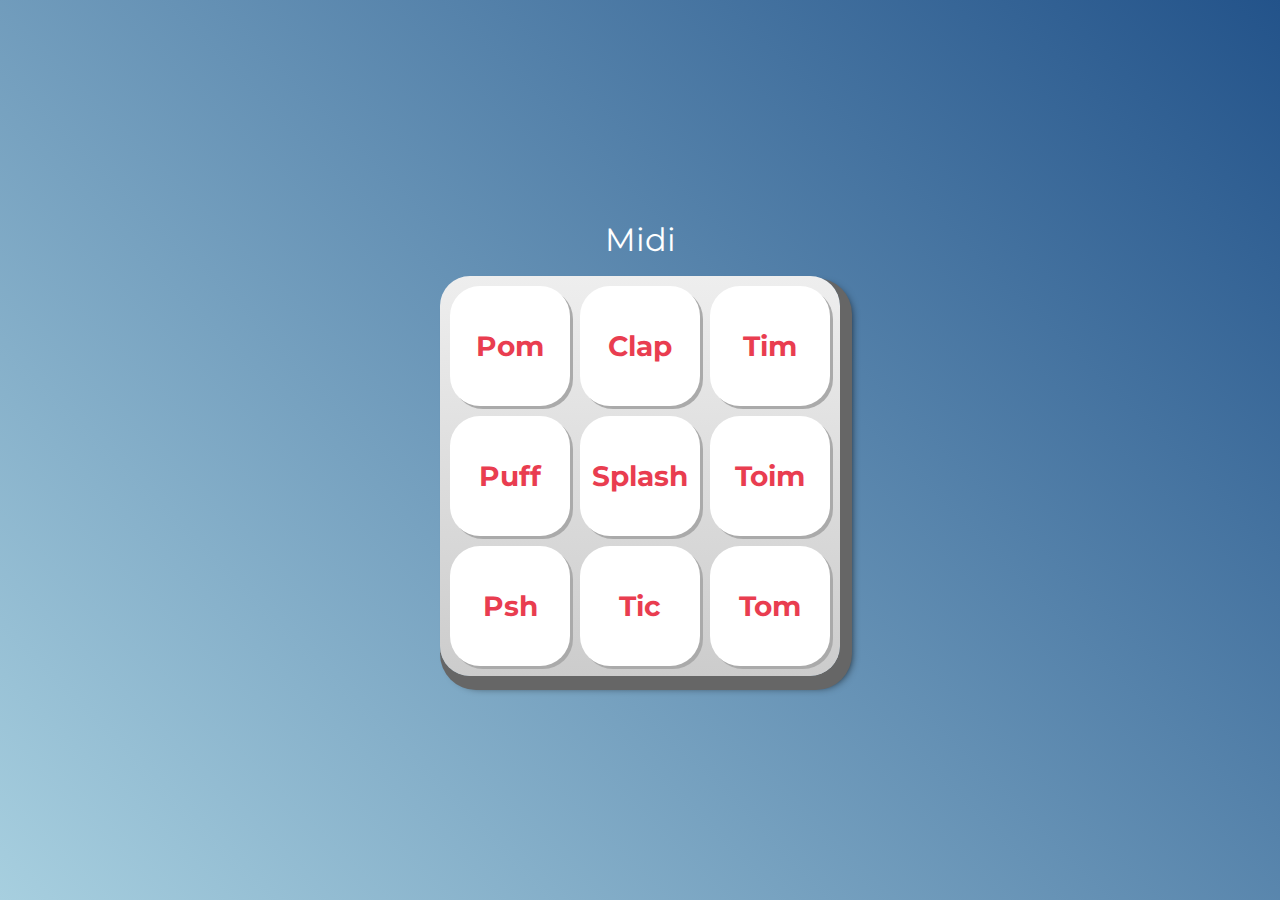
<file: Prj 01 - midi/index.html>
<!DOCTYPE html>
<html lang="pt-BR">
<head>
    <meta charset="UTF-8">
    <meta http-equiv="X-UA-Compatible" content="IE=edge">
    <meta name="viewport" content="width=device-width, initial-scale=1.0">

    <title>MIDI</title>

    <link rel="preconnect" href="https://fonts.googleapis.com">
    <link rel="preconnect" href="https://fonts.gstatic.com" crossorigin>
    <link href="https://fonts.googleapis.com/css2?family=Montserrat:wght@500;600&display=swap" rel="stylesheet">

    <link rel="icon" type="image/png" href="images/bateria.png">
    <link rel="stylesheet" href="css/reset.css">
    <link rel="stylesheet" href="css/estilos.css">

    <script src="Main.js"></script>

</head>
<body>

    <h1> Midi</h1>

    <section class="teclado">
        <button class="tecla tecla_pom">Pom</button>
        <button class="tecla tecla_clap">Clap</button>
        <button class="tecla tecla_tim">Tim</button>

        <button class="tecla tecla_puff">Puff</button>
        <button class="tecla tecla_splash">Splash</button>
        <button class="tecla tecla_toim">Toim</button>

        <button class="tecla tecla_psh">Psh</button>
        <button class="tecla tecla_tic">Tic</button>
        <button class="tecla tecla_tom">Tom</button>
    </section>

    <audio  src="sounds/keyq.wav" id="som_tecla_pom"></audio>
    <audio src="sounds/keyw.wav" id="som_tecla_clap"></audio>
    <audio src="sounds/keye.wav" id="som_tecla_tim"></audio>
    <audio src="sounds/keya.wav" id="som_tecla_puff"></audio>
    <audio src="sounds/keys.wav" id="som_tecla_splash"></audio>
    <audio src="sounds/keyd.wav" id="som_tecla_toim"></audio>
    <audio src="sounds/keyz.wav" id="som_tecla_psh"></audio>
    <audio src="sounds/keyx.wav" id="som_tecla_tic"></audio>
    <audio src="sounds/keyc.wav" id="som_tecla_tom"></audio>

</body>
</html>
</file>
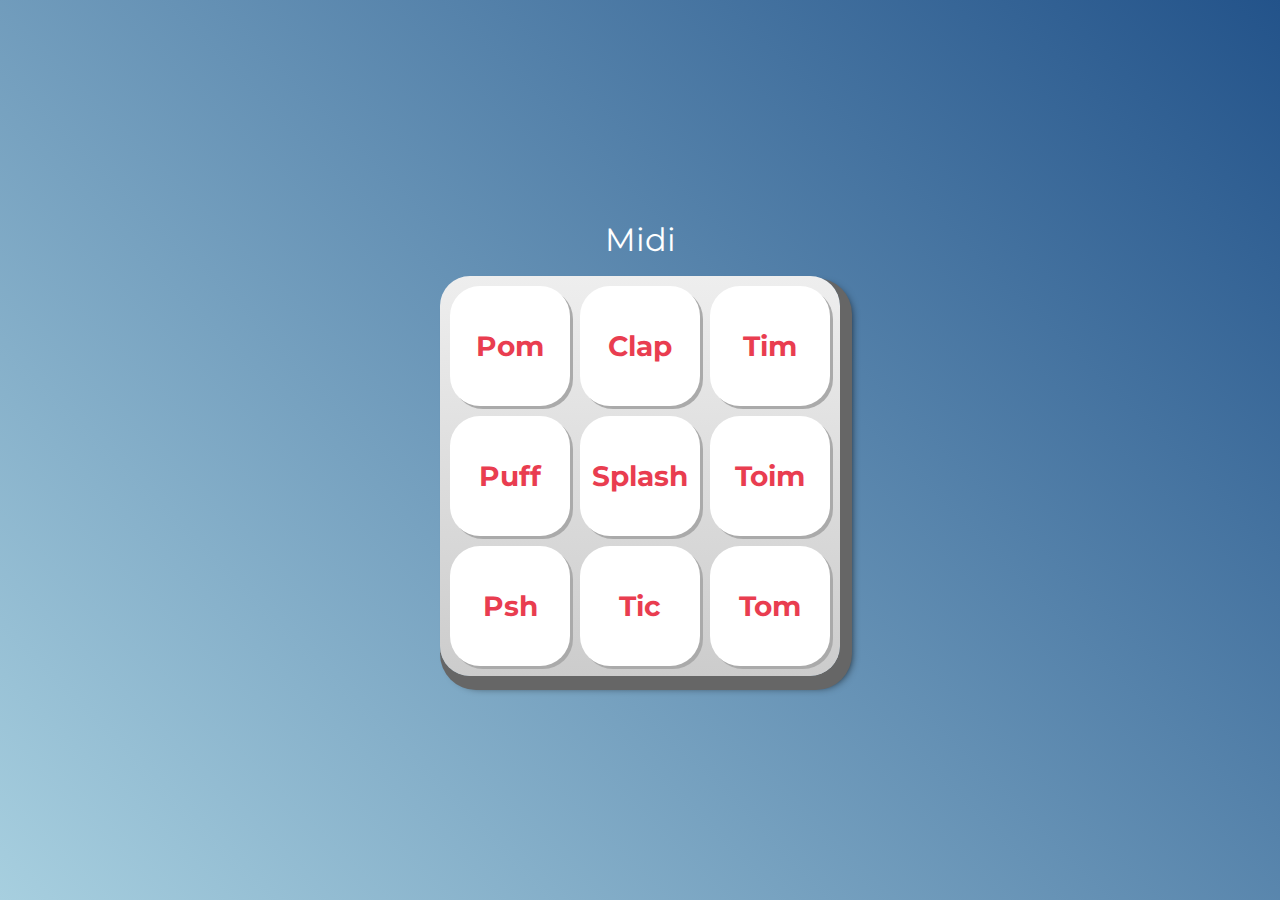
<file: Prj 01 - Midi/index.html>
<!DOCTYPE html>
<html lang="pt-BR">
<head>
    <meta charset="UTF-8">
    <meta http-equiv="X-UA-Compatible" content="IE=edge">
    <meta name="viewport" content="width=device-width, initial-scale=1.0">

    <title>MIDI</title>

    <link rel="preconnect" href="https://fonts.googleapis.com">
    <link rel="preconnect" href="https://fonts.gstatic.com" crossorigin>
    <link href="https://fonts.googleapis.com/css2?family=Montserrat:wght@500;600&display=swap" rel="stylesheet">

    <link rel="icon" type="image/png" href="images/bateria.png">
    <link rel="stylesheet" href="css/reset.css">
    <link rel="stylesheet" href="css/estilos.css">



</head>
<body>

    <h1> Midi</h1>

    <section class="teclado">
        <button class="tecla tecla_pom">Pom</button>
        <button class="tecla tecla_clap">Clap</button>
        <button class="tecla tecla_tim">Tim</button>

        <button class="tecla tecla_puff">Puff</button>
        <button class="tecla tecla_splash">Splash</button>
        <button class="tecla tecla_toim">Toim</button>

        <button class="tecla tecla_psh">Psh</button>
        <button class="tecla tecla_tic">Tic</button>
        <button class="tecla tecla_tom">Tom</button>
    </section>

    <audio src="sounds/keyq.wav" id="som_tecla_pom"></audio>
    <audio src="sounds/keyw.wav" id="som_tecla_clap"></audio>
    <audio src="sounds/keye.wav" id="som_tecla_tim"></audio>
    <audio src="sounds/keya.wav" id="som_tecla_puff"></audio>
    <audio src="sounds/keys.wav" id="som_tecla_splash"></audio>
    <audio src="sounds/keyd.wav" id="som_tecla_toim"></audio>
    <audio src="sounds/keyz.wav" id="som_tecla_psh"></audio>
    <audio src="sounds/keyx.wav" id="som_tecla_tic"></audio>
    <audio src="sounds/keyc.wav" id="som_tecla_tom"></audio>


    <script src="Main.js"></script>
</body>
</html>
</file>
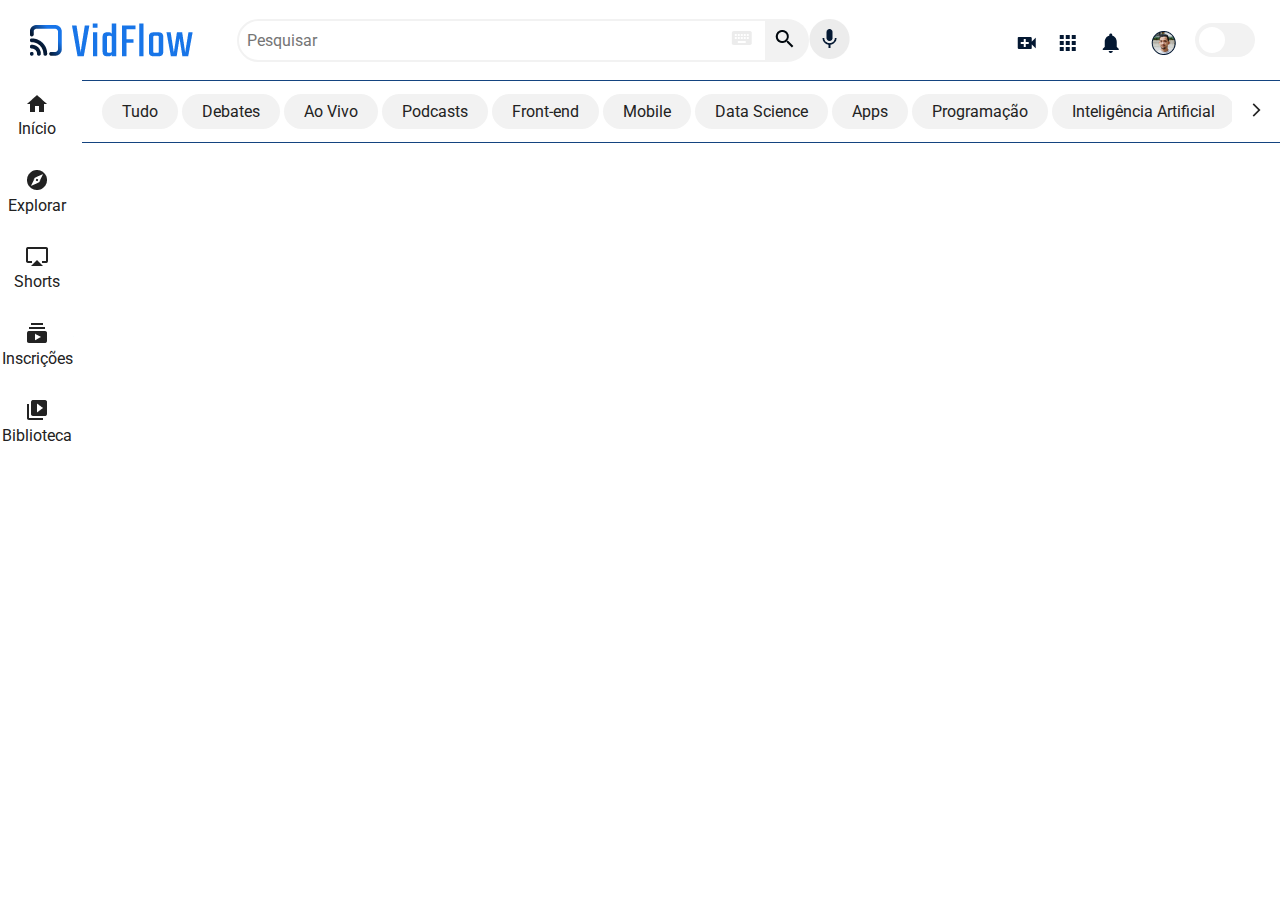
<file: Prj 04 - VidFlow/index.html>
<!DOCTYPE html>
<html lang="pt-br">
    <head>
        <meta charset="UTF-8">
        <meta name="viewport" content="width=device-width, initial-scale=1.0">
        <link
            href="https://fonts.googleapis.com/css2?family=Roboto:wght@400;500;700&display=swap"
            rel="stylesheet"
        />
        <link rel="stylesheet" href="./css/reset.css">
        <link rel="stylesheet" href="./css/estilos.css">
        <link rel="stylesheet" href="./css/flexbox.css">
        <title>VidFlow</title>
        <link rel="shortcut icon" href="./img/Favicon.png" type="image/x-icon">
    </head>

    <body>
    <header>
        <nav class="cabecalho__container">

            <div class="logo__item">
                <img src="./img/VidFlow--Logo-light-mode.png" alt="Logo do VidFlow">
            </div>

            <div class="cabecalho__pesquisar__item">
                <form class="form__pesquisa">
                    <input type="search" class="pesquisar__input" placeholder="Pesquisar">
                    <img src="./img/topbar/keyboard.png" alt="Ícone de teclado" class="pesquisar__input-teclado">
                    <button class="pesquisar__btn">
                        <img src="./img/topbar/search.png" alt="ícone de lupa">
                    </button>
                    <button class="cabecalho__audio">
                        <img src="./img/topbar/Mic.png" alt="ícone de microfone">
                    </button>
                </form>
            </div>

            <div class="cabecalho__icones__item">
                <a href="#" class="cabecalho__videos"></a>
                <a href="#" class="cabecalho__apps"></a>
                <a href="#" class="cabecalho__notificacoes"></a>
                <a href="#" class="cabecalho__avatar"></a>
                <label class="cabecalho__switch">
                    <input type="checkbox" class="cabecalho__switch-input">
                    <span class="cabecalho__switch-slider"></span>
                </label>
            </div>

        </nav>
    </header>


        <!-- Menu lateral -->

        <aside class="menu__container">
            <ul class="menu__lista">
                <li>
                    <a class="menu__itens" href="#">
                        <i class="icone__inicio icone-item"></i>
                        <span>Início</span></a>
                </li>
    
                <li>
                    <a class="menu__itens" href="#">
                        <i class="icone__explorar icone-item"></i>
                        <span>Explorar</span></a>
                </li>
    
                <li>
                    <a class="menu__itens" href="#">
                        <i class="icone__shorts icone-item"></i>
                        <span>Shorts</span></a>
                </li>
    
                <li>
                    <a class="menu__itens" href="#">
                        <i class="icone__inscricoes icone-item"></i>
                        <span>Inscrições</span></a>
                </li>
    
                <li>
                    <a class="menu__itens" href="#">
                        <i class="icone__biblioteca icone-item"></i>
                        <span>Biblioteca</span></a>
                </li>
            </ul>
    
            <ul class="menu__lista">
                <li>
                    <a class="menu__itens" href="#">
                        <i class="icone__historico icone-item"></i>
                        <span>Histórico</span></a>
                </li>
    
                <li>
                    <a class="menu__itens" href="#">
                        <i class="icone__relogio icone-item"></i>
                        <span>Assistir mais tarde</span></a>
                </li>
    
                <li>
                    <a class="menu__itens" href="#">
                        <i class="icone__like icone-item"></i>
                        <span>Marcados com like</span></a>
                </li>
            </ul>
    
            <ul class="menu__lista">
                <li>
                    <a class="menu__itens" href="#">
                        <i class="icone__mostrar icone-item"></i>
                        <span>Mostrar mais 2</span></a>
                </li>
    
                <li>
                    <a class="menu__itens" href="#">
                        <i class="icone__deschamps icone-item"></i>
                        <span>Felipe Deschamps</span></a>
                </li>
    
                <li>
                    <a class="menu__itens" href="#">
                        <i class="icone__nerd icone-item"></i>
                        <span>Jovem Nerd</span></a>
                </li>
    
                <li>
                    <a class="menu__itens" href="#">
                        <i class="icone__souto icone-item"></i>
                        <span>Mario Souto</span></a>
                </li>
    
                <li>
                    <a class="menu__itens" href="#">
                        <i class="icone__iamarino icone-item"></i>
                        <span>Atila Iamarino</span></a>
                </li>
    
                <li>
                    <a class="menu__itens" href="#">
                        <i class="icone__ballerini icone-item"></i>
                        <span>Rafaella Ballerini</span></a>
                </li>
    
                <li>
                    <a class="menu__itens" href="#">
                        <i class="icone__gaveta icone-item"></i>
                        <span>Gaveta</span></a>
                </li>
    
                <li>
                    <a class="menu__itens" href="#">
                        <i class="icone__alura icone-item"></i>
                        <span>Alura</span></a>
                </li>
    
                <li>
                    <a class="menu__itens inscricoes" href="#">INSCRIÇÕES</a>
                </li>
            </ul>
    
            <ul class="menu__lista">
                <li class="jogos">
                    <a class="menu__itens" href="#">
                        <i class="icone__jogos icone-item"></i>
                        <span>Jogos</span></a>
                </li>
    
                <li class="filmes">
                    <a class="menu__itens" href="#">
                        <i class="icone__filmes icone-item"></i>
                        <span>Filmes</span></a>
                </li>
                <li class="premium">
                    <a class="menu__itens" href="#">
                        <i class="icone__videos icone-item"></i>
                        <span>Vídeo Premium</span></a>
                </li>
    
                <li class="menu__itens">
                    <a href="#">MAIS DA PÁGINA</a>
                </li>
    
            </ul>
        </aside>

        <section class="superior__secao__container">
            <div class="superior__secao__container-wrapper">
                <a href="#" name="Tudo" class="superior__item">Tudo</a>
                <a href="#" name="Debates" class="superior__item">Debates</a>
                <a href="#" name="Ao Vivo" class="superior__item">Ao Vivo</a>
                <a href="#" name="Podcasts" class="superior__item">Podcasts</a>
                <a href="#" name="Front-end" class="superior__item">Front-end</a>
                <a href="#" name="Mobile" class="superior__item">Mobile</a>
                <a href="#" name="Data Science" class="superior__item">Data Science</a>
                <a href="#" name="Apps" class="superior__item">Apps</a>
                <a href="#" name="Programação" class="superior__item">Programação</a>
                <a href="#" name="Inteligência Artificial" class="superior__item">Inteligência Artificial</a>
                <a href="#" name="Inovação" class="superior__item">Inovação</a>
            </div>
            <label class="superior__slider">
                <span><img src="./img/arrow_forward_ios.png" alt="Flecha direcionada para a direita"></span>
            </label>
        </section>

    <ul class="videos__container">

    </ul>

    <script src="scripts/script.js"></script>
</body>
</html>
</file>
<file: Prj 01 - midi/css/estilos.css>
:root {
  --cinza: #aaa;
  --vermelha: #e93d50;
  --vermelha-escura: #af303f;
  --branca: #fff;
  --luz: rgb(229, 255, 0);
}

body {
  align-items: center;
  background: linear-gradient(45deg, #a7cfdf 0%,#23538a 100%);
  display: flex;
  justify-content: center;
  flex-direction: column;
  font-family: 'Montserrat', sans-serif;
  min-height: 100vh;
}

h1 {
  color: var(--branca);
  margin-bottom: 20px;
  font-size: 2rem;
}

.teclado {
  background: linear-gradient(to bottom, #eeeeee 0%,#cccccc 100%);
  box-shadow: 6px 8px 0 6px #666, 10px 10px 10px #000;
  border-radius: 30px;
  display: grid;
  gap: 10px;
  grid-template-columns: repeat(3, 1fr);
  padding: 10px;
}

.tecla {
  background-color: var(--branca);
  border-radius: 30px;
  box-shadow: 3px 3px 0 var(--cinza);
  color: var(--vermelha);
  cursor: pointer;
  height: 120px;
  font-size: 1.75em;
  font-weight: bold;
  line-height: 120px;
  text-align: center;
  width: 120px;
}

.tecla.ativa,
.tecla:active {
  background-color: var(--vermelha);
  border: 4px solid  var(--vermelha);
  box-shadow: 3px 3px 0 var(--vermelha-escura) inset;
  color: var(--branca);
  outline: none;
}

.tecla.focus,
.tecla:focus {
  outline: none;
  box-shadow: 1px 1px 10px var(--luz);
}

.tecla.active:focus,
.tecla:active:focus {
  box-shadow: 3px 3px 0 var(--vermelha-escura) inset, 1px 1px 10px var(--luz);
}
</file>
<file: Prj 01 - Midi/css/estilos.css>
:root {
  --cinza: #aaa;
  --vermelha: #e93d50;
  --vermelha-escura: #af303f;
  --branca: #fff;
  --luz: rgb(229, 255, 0);
}

body {
  align-items: center;
  background: linear-gradient(45deg, #a7cfdf 0%,#23538a 100%);
  display: flex;
  justify-content: center;
  flex-direction: column;
  font-family: 'Montserrat', sans-serif;
  min-height: 100vh;
}

h1 {
  color: var(--branca);
  margin-bottom: 20px;
  font-size: 2rem;
}

.teclado {
  background: linear-gradient(to bottom, #eeeeee 0%,#cccccc 100%);
  box-shadow: 6px 8px 0 6px #666, 10px 10px 10px #000;
  border-radius: 30px;
  display: grid;
  gap: 10px;
  grid-template-columns: repeat(3, 1fr);
  padding: 10px;
}

.tecla {
  background-color: var(--branca);
  border-radius: 30px;
  box-shadow: 3px 3px 0 var(--cinza);
  color: var(--vermelha);
  cursor: pointer;
  height: 120px;
  font-size: 1.75em;
  font-weight: bold;
  line-height: 120px;
  text-align: center;
  width: 120px;
}

.tecla.ativa,
.tecla:active {
  background-color: var(--vermelha);
  border: 4px solid  var(--vermelha);
  box-shadow: 3px 3px 0 var(--vermelha-escura) inset;
  color: var(--branca);
  outline: none;
}

.tecla.focus,
.tecla:focus {
  outline: none;
  box-shadow: 1px 1px 10px var(--luz);
}

.tecla.active:focus,
.tecla:active:focus {
  box-shadow: 3px 3px 0 var(--vermelha-escura) inset, 1px 1px 10px var(--luz);
}
</file>
<file: Prj 04 - VidFlow/css/estilos.css>
*,
*::before,
*::after {
    --azul-profundo: #01080E;
    --azul-escuro: #041832;
    --azul-medio: #144480;
    --azul-destaque-light: #1875E9;
    --azul-destaque-dark: #3985D8;
    --cinza-escuro: #222222;
    --cinza-medio: #C5C5C5;
    --cinza-claro: #F2F2F2;
    --branco: #FFFFFF;
    box-sizing: border-box;
}

body {
    font-family: Roboto, Arial, Helvetica, sans-serif;
    background-color: var(--branco);
    position: relative;
    width: 100%;
    height: 100vh;
    overflow: auto;
    font-size: 14px;
    color: var(--cinza-escuro);                                                            
    box-sizing: border-box;
    text-align: center;
}

/* CABEÇALHO */

.cabecalho__container {
    background-color: var(--branco);
    height: 80px;
    width: 100%;
    padding: 0 25px;
}

.logo__item {
    padding: 15px 0px;
    cursor: pointer;
}

.pesquisar__input {
    padding: 8px;
    border: 2px solid var(--cinza-claro);
    border-radius: 32px 0px 0px 32px;
    font-size: 16px;
}

.pesquisar__input-teclado{
    position: absolute;
    right: 16%;
    top: 30%;
}

.pesquisar__btn {
    background-color: var(--cinza-claro);
    border: 0px;
    border-radius: 0px 32px 32px 0px;
    padding: 8px;
    padding-right: 15px;
    border-left: none;
    cursor: pointer;
}

.cabecalho__audio {
    border: 0px;
    background-color: var(--branco);
}

.cabecalho__videos {
    background-image: url(../img/topbar/video_call.png);
    background-repeat: no-repeat;
    background-position: center;
    padding: 20px;
}

.cabecalho__apps {
    background-image: url(../img/topbar/apps.png);
    background-repeat: no-repeat;
    background-position: center;
    padding: 13px 30px 13px 13px;
}

.cabecalho__notificacoes {
    background-image: url(../img/topbar/notifications.png);
    background-repeat: no-repeat;
    background-position: center;
    padding: 13px 30px 13px 13px;
}

.cabecalho__avatar {
    background-image: url(../img/topbar/Avatar.png);
    background-repeat: no-repeat;
    background-position: center;
    padding: 13px 30px 13px 33px;
}

.cabecalho__switch {
    position: relative;
    display: inline-block;
    padding: 13px 30px 13px 13px;
    width: 60px;
    height: 34px;
  }
  
  .cabecalho__switch-input{
    opacity: 0;
    width: 0;
    height: 0;
  }
  
  .cabecalho__switch-slider {
    position: absolute;
    cursor: pointer;
    top: 0;
    left: 0;
    right: 0;
    bottom: 0;
    background-color: var(--cinza-claro);
    -webkit-transition: .4s;
    transition: .4s;
    border-radius: 34px;
  }
  
  .cabecalho__switch-slider:before {
    position: absolute;
    content: "";
    height: 26px;
    width: 26px;
    left: 4px;
    bottom: 4px;
    background-color: var(--branco);
    -webkit-transition: .4s;
    transition: .4s;
    border-radius: 50%;
  }
  
  .cabecalho__switch-input:checked + .cabecalho__switch-slider {
    background-color: var(--azul-destaque-light);
  }
  
  .cabecalho__switch-input:focus + .cabecalho__switch-slider {
    box-shadow: 0 0 1px var(--cinza-claro);
  }
  
  .cabecalho__switch-input:checked + .cabecalho__switch-slider:before {
    -webkit-transform: translateX(26px);
    -ms-transform: translateX(26px);
    transform: translateX(26px);
  }


/* MENU LATERAL */

.menu__container {
    font-size: 14px;
    background-color: var(--branco);
}

.icone__inicio::before {
    content: url(../img/sidebar/home.png);
}

.icone__explorar::before {
    content: url(../img/sidebar/explore.png);
}

.icone__shorts::before {
    content: url(../img/sidebar/airplay.png);
}

.icone__inscricoes::before {
    content: url(../img/sidebar/subscriptions.png);
}

.icone__biblioteca::before {
    content: url(../img/sidebar/video_library.png);
}

.icone__historico::before {
    content: url(../img/sidebar/history.png);
}

.icone__relogio::before {
    content: url(../img/sidebar/history_toggle_off.png);
}

.icone__like::before {
    content: url(../img/sidebar/thumb_up_alt.png);
}

.icone__alura::before {
    content: url(../img/sidebar/Avatar_Alura.png);
}

.icone__gaveta::before {
    content: url(../img/sidebar/Avatar_Gaveta.png);
}

.icone__ballerini::before {
    content: url(../img/sidebar/Avatar_Rafa.png);
}

.icone__iamarino::before {
    content: url(../img/sidebar/Avatar_Atila.png);
}

.icone__souto::before {
    content: url(../img/sidebar/Avatar_Souto.png);
}

.icone__nerd::before {
    content: url(../img/sidebar/Avatar_Jovem_Nerd.png);
}

.icone__deschamps::before {
    content: url(../img/sidebar/Avatar_Deschamps.png);
}

.icone__mostrar::before {
    content: url(../img/sidebar/keyboard_arrow_down.png);
}

.icone__videos::before {
    content: url(../img/sidebar/ondemand_video.png);
}

.icone__filmes::before {
    content: url(../img/sidebar/movie.png);
}

.icone__jogos::before {
    content: url(../img/sidebar/sports_esports.png);
}

/* SECAO SUPERIOR */

.superior__secao__container {
    height: 63px;
    color: var(--branco);
    font-size: 16px;
    background-color: var(--branco);
    padding: 0 20px;
    position: fixed;
    top: 80px;
    right: 0;
    left: 0;
    /* transition: transform 0.5s ease-in-out;
    transform: translateX(0); */
}

.superior__secao__container-wrapper{
    position: relative;
}

.superior__item {
    color: var(--cinza-escuro);
    font-size: 16px;
    background-color: var(--cinza-claro);
    border-radius: 20px;
    padding: 8px 20px;
    cursor: pointer;
    width: 200px;
}

.superior__item:hover {
    color: var(--branco);
    background-color: var(--azul-destaque-light);
    transition: .5s;
}

.superior__slider{
    position: absolute;
    right: 0%;
    width: 4%;
    height: 100%;
    background-color: var(--branco);
}

/* SEÇÃO VÍDEOS */

.videos__container {
    color: black;
    padding: 153px 20px 10px 20px;
}

iframe{
    border-radius: 10px;
    width: 100%;
    height: 62%;
}

.descricao-video .img-canal{
    border-radius: 100%;
    width: 40px;
    height: 40px;
}

.descricao-video .titulo-video {
    font-weight: 700;
    color: var(--cinza-escuro);
}

.descricao-video .titulo-canal {
    font-size: 14px;
    color: var(--cinza-escuro);
}  

::-webkit-scrollbar{
    width: 0px;
    height: 0px;
}

@media(min-width: 834px) {

    body {
        height: 100vh;
    }

    /* ESTILOS DO MENU LATERAL */

    .menu__container {
        font-size: 16px;
    }

    .menu__lista {
        padding-top: 15px;
    }

    .menu__lista li {
        width: 100%;
    }

    /* ESTILOS DA SECAO SUPERIOR */

    .superior__secao__container {
        border-top: var(--azul-medio) 1px solid;
        border-bottom: var(--azul-medio) 1px solid;
        width: auto;
        left: 82px;
    }

    /*ESTILOS SEÇÃO VÍDEOS */

    .videos__container {
        padding-left: 90px;
        padding-right: 17px;
    }

}

@media(min-width: 1440px) {

    /* SEÇÃO SUPERIOR */

    .superior__secao__container {
        left: 247px;
    }

    /* ESTILOS DO MENU LATERAL */

    .menu__lista {
        border-bottom: 1.5px solid var(--azul-medio);
    }

    /* ESTILOS VIDEOS */

    .videos__container {
        padding-right: 10px;
        padding-left: 248px;
    }

}
</file>
<file: Prj 04 - VidFlow/css/flexbox.css>
/* CABEÇALHO */

.cabecalho__container {
  display: flex;
  justify-content: space-between;
  align-items: center;
  position: fixed;
  top: 0;
}

.cabecalho__pesquisar__item {
  display: none;
}

.form__pesquisa {
  position: relative;
  flex: 1;
  display: flex;
  justify-content: center;
}

/* SECAO SUPERIOR */

.superior__slider {
  display: none;
}

/* MENU */

.menu__container {
  position: fixed;
  bottom: 0%;
  height: 74px;
  width: 100%;
}

.menu__lista {
  display: flex;
  justify-content: space-around;
  height: 100%;
}

.menu__lista li {
  align-self: center;
}

.menu__itens {
  display: flex;
  flex-direction: column;
  gap: 5px;
}

.menu__lista:nth-child(2),
.menu__lista:nth-child(3),
.menu__lista:nth-child(4) {
  display: none;
}

/* SEÇÃO SUPERIOR */

.superior__secao__container {
  display: flex;
  align-items: center;
  white-space: nowrap;
  overflow: scroll;
  gap: 15px;
}


/* VIDEO */

.videos__container {
  display: flex;
  flex-wrap: wrap;
  gap: 10px;
}

.videos__item {
  display: block;
  height: 303px;
  width: 280px;
  flex-grow: 1;
}


.descricao-video {
  margin-top: 1rem;
  display: grid;
  text-align: start;
  column-gap: 1rem;
  row-gap: 10px;
  grid-template-columns: auto 1fr;
}

.descricao-video .img-canal {
  grid-area: 1 / 1 / 3 / 2;
} 

@media (min-width: 834px) {
  /* MENU LATERAL*/

  .menu__container {
    left: 0;
    height: auto;
    width: 74px;
    top: 80px;
  }

  .menu__lista {
    flex-direction: column;
    justify-content: flex-start;
    padding-top: 15px;
    gap: 33px;
  }
}

@media (min-width: 1156px) {
  /* CABEÇALHO */

  .cabecalho__pesquisar__item {
    display: block;
    transform: translate(-60px);
  }

  .pesquisar__input {
    width: 530px;
  }

  /* SECAO SUPERIOR */

  .superior__slider {
    display: flex;
    justify-content: center;
    align-items: center;
  }
}

@media (min-width: 1440px) {
  /* MENU */

  .menu__container {
    width: 239px;
    overflow: scroll;
  }

  .menu__lista:nth-child(2),
  .menu__lista:nth-child(3),
  .menu__lista:nth-child(4) {
    display: flex;
  }

  .menu__lista {
    height: auto;
    padding: 20px 17px 20px 15px;
    gap: 15px;
  }

  .menu__itens {
    flex-direction: row;
    gap: 15px;
    align-items: center;
  }

  .menu__lista:nth-child(3) {
    flex-direction: column-reverse;
  }

  .jogos {
    order: 3;
  }

  .filmes {
    order: 2;
  }

  .premium {
    order: 1;
  }

  .maispagina {
    order: 4;
  }
}
</file>
